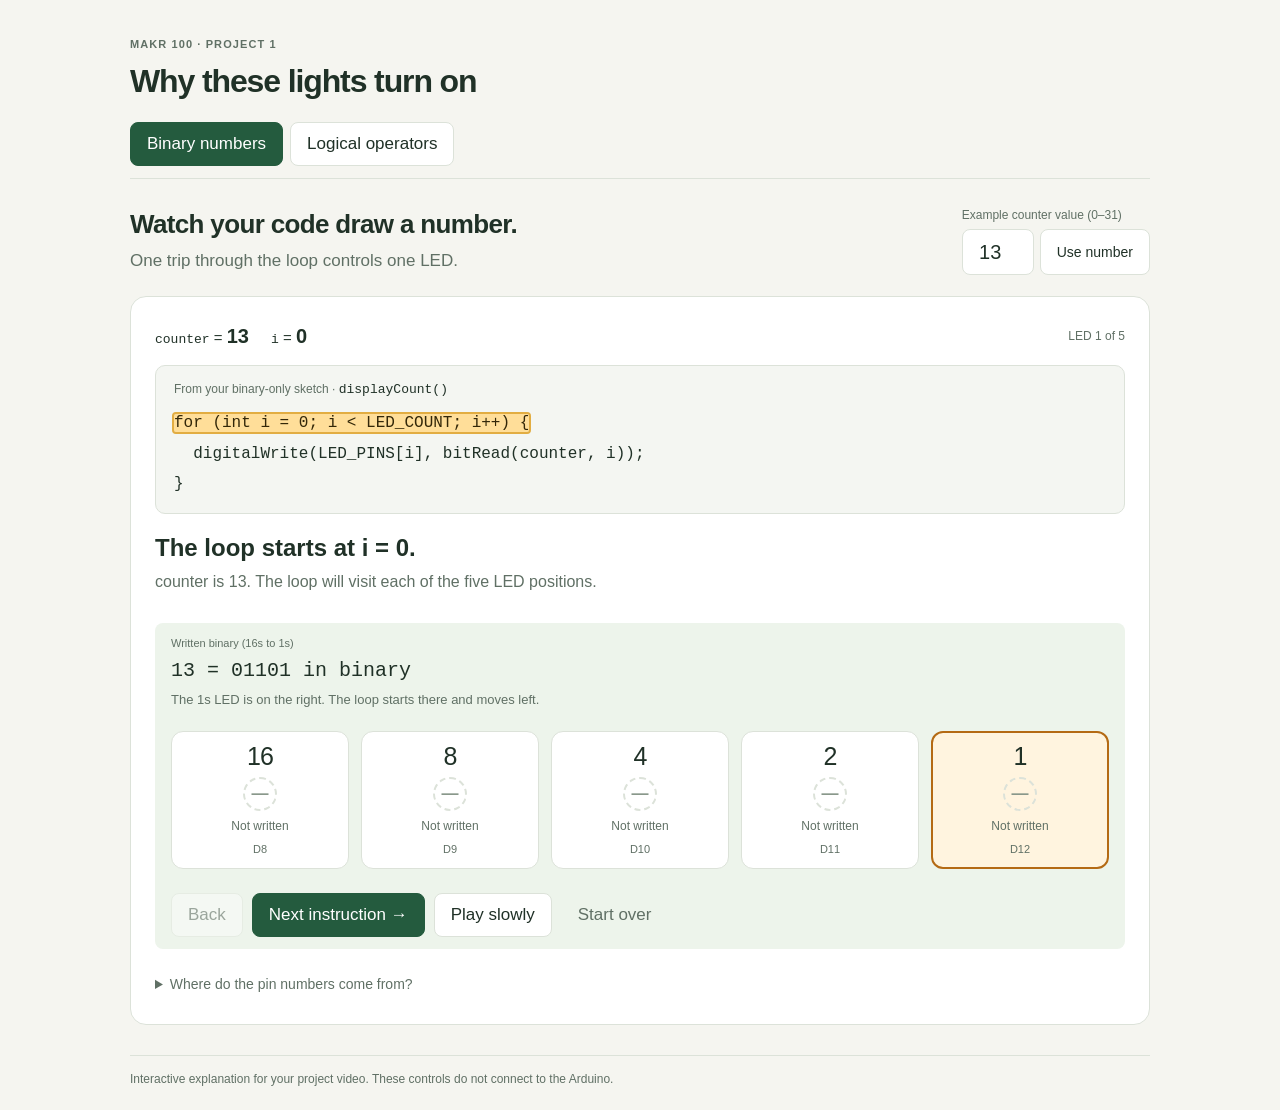
<file: Video/index.html>
<!doctype html>
<html lang="en">
<head>
  <meta charset="utf-8"><meta name="viewport" content="width=device-width, initial-scale=1">
  <title>Project 1 · Why these lights turn on</title>
  <link rel="icon" href="data:,"><link rel="stylesheet" href="concepts.css?v=7">
</head>
<body>
<main>
  <header><span class="eyebrow">MAKR 100 · PROJECT 1</span><h1>Why these lights turn on</h1></header>
  <div class="mode-tabs" role="tablist" aria-label="Choose a demonstration">
    <button type="button" id="binary-tab" role="tab" aria-selected="true" aria-controls="binary-panel">Binary numbers</button>
    <button type="button" id="logic-tab" role="tab" aria-selected="false" aria-controls="logic-panel">Logical operators</button>
  </div>

  <section id="binary-panel" role="tabpanel" aria-labelledby="binary-tab">
    <div class="section-heading">
      <div><h2>Watch your code draw a number.</h2><p class="lead">One trip through the loop controls one LED.</p></div>
      <form id="number-form"><label for="number">Example counter value (0–31)</label><div class="number-entry"><input id="number" type="number" min="0" max="31" step="1" required value="13"><button type="submit">Use number</button></div></form>
    </div>
    <div class="walkthrough code-walkthrough">
      <div class="live-values"><span><code>counter</code> = <strong id="counter-value">13</strong></span><span><code>i</code> = <strong id="index-value">0</strong></span><span id="step-label">Ready</span></div>
      <div class="code-example" aria-label="Actual binary display loop">
        <div class="code-caption">From your binary-only sketch · <code>displayCount()</code></div>
        <pre><code><span id="code-for">for (int i = 0; i &lt; LED_COUNT; i++) {</span>
  <span id="code-write">digitalWrite(<span id="code-pin">LED_PINS[i]</span>, <span id="code-bit">bitRead(counter, i)</span>);</span>
}</code></pre>
      </div>
      <div class="instruction" aria-live="polite" aria-atomic="true"><h3 id="instruction-title">The loop starts at i = 0.</h3><p id="instruction-text">Click Next instruction to follow what the code does.</p></div>
      <div class="resolved"><span id="resolved-label">Stored number</span><strong id="resolved-call">13 = 01101 in binary</strong><div id="bit-code-math" hidden></div>
      <p class="board-caption">The 1s LED is on the right. The loop starts there and moves left.</p>
      <div id="binary-lights" class="binary-lights code-lights" aria-label="LEDs and matching binary positions"></div>
      <div class="controls"><button type="button" id="back" disabled>Back</button><button type="button" id="next" class="primary">Next instruction →</button><button type="button" id="play">Play slowly</button><button type="button" id="restart" class="quiet">Start over</button></div>
      <div id="binary-answer" class="answer" hidden></div>
    </div>
    <details class="code-note"><summary>Where do the pin numbers come from?</summary><p>Your array is <code>LED_PINS[] = {12, 11, 10, 9, 8}</code>. Index 0 selects D12, the 1s LED at the far right. Index 1 selects D11, the 2s LED. The loop continues through 4, 8, and 16.</p><p><code>bitRead(counter, i)</code> reads one digit from the number stored in binary. Bit 0 is the rightmost digit. A returned 1 means HIGH / ON; 0 means LOW / OFF.</p></details>
  </section>

  <section id="logic-panel" role="tabpanel" aria-labelledby="logic-tab" hidden>
    <div class="section-heading"><div><h2>Watch a logical expression control its LED.</h2><p class="lead">Choose a rule, then change A and B. Watch the code and its result.</p></div></div>
    <div class="rule-picker" role="group" aria-label="Choose a logical rule">
      <button type="button" data-rule="and" aria-pressed="true">AND</button><button type="button" data-rule="or" aria-pressed="false">OR</button><button type="button" data-rule="xor" aria-pressed="false">XOR</button><button type="button" data-rule="not" aria-pressed="false">NOT A</button>
    </div>
    <div class="logic-board">
      <h3 id="rule-question">Are BOTH buttons pressed?</h3>
      <p id="rule-description" class="rule-description">AND turns on only when A and B are both pressed.</p>
      <div class="logic-chain">
        <div class="input-buttons">
          <button type="button" id="input-a" class="input-button" aria-pressed="false" aria-label="Press A"><span class="input-name">A</span><span id="input-a-state" class="input-state">RELEASED · 0</span><span id="input-a-action" class="input-action">Press A</span></button>
          <button type="button" id="input-b" class="input-button" aria-pressed="false" aria-label="Press B"><span class="input-name">B</span><span id="input-b-state" class="input-state">RELEASED · 0</span><span id="input-b-action" class="input-action">Press B</span></button>
        </div>
        <div class="signal-arrow" aria-hidden="true">→</div>
        <div class="logic-result"><span id="output-label">AND light</span><div id="output-lamp" class="lamp output-lamp" role="img" aria-label="AND light off"><span id="output-digit">0</span></div><strong id="output-state">OFF</strong></div>
      </div>
      <div class="logic-source"><span class="code-caption">From your combined sketch · runProjectB()</span><pre id="logic-source-code"></pre><p id="logic-substitution"></p></div>
      <div class="logic-answer" aria-live="polite" aria-atomic="true"><h4 id="logic-reason">No. Neither button is pressed.</h4><p id="logic-conclusion">AND stays OFF because it needs both buttons.</p><div id="logic-equation" class="logic-equation">0 AND 0 = 0</div></div>
      <p class="interaction-hint">Click a pressed button again to release it.</p>
    </div>
    <details class="code-note"><summary>Show all six lights on my project</summary><p>A and B show the buttons directly. The other four lights each follow their own rule.</p><div id="all-outputs" class="all-outputs"></div></details>
    <details class="code-note"><summary>How does this match my Arduino code?</summary><p><code>runProjectB()</code> treats a pressed button as true (1) and a released button as false (0). It calculates each logical result, then <code>digitalWrite()</code> turns that result's LED on for true or off for false.</p></details>
  </section>
  <footer>Interactive explanation for your project video. These controls do not connect to the Arduino.</footer>
</main>
<script src="led-model.js?v=5"></script><script src="concepts.js?v=7"></script>
</body></html>
</file>
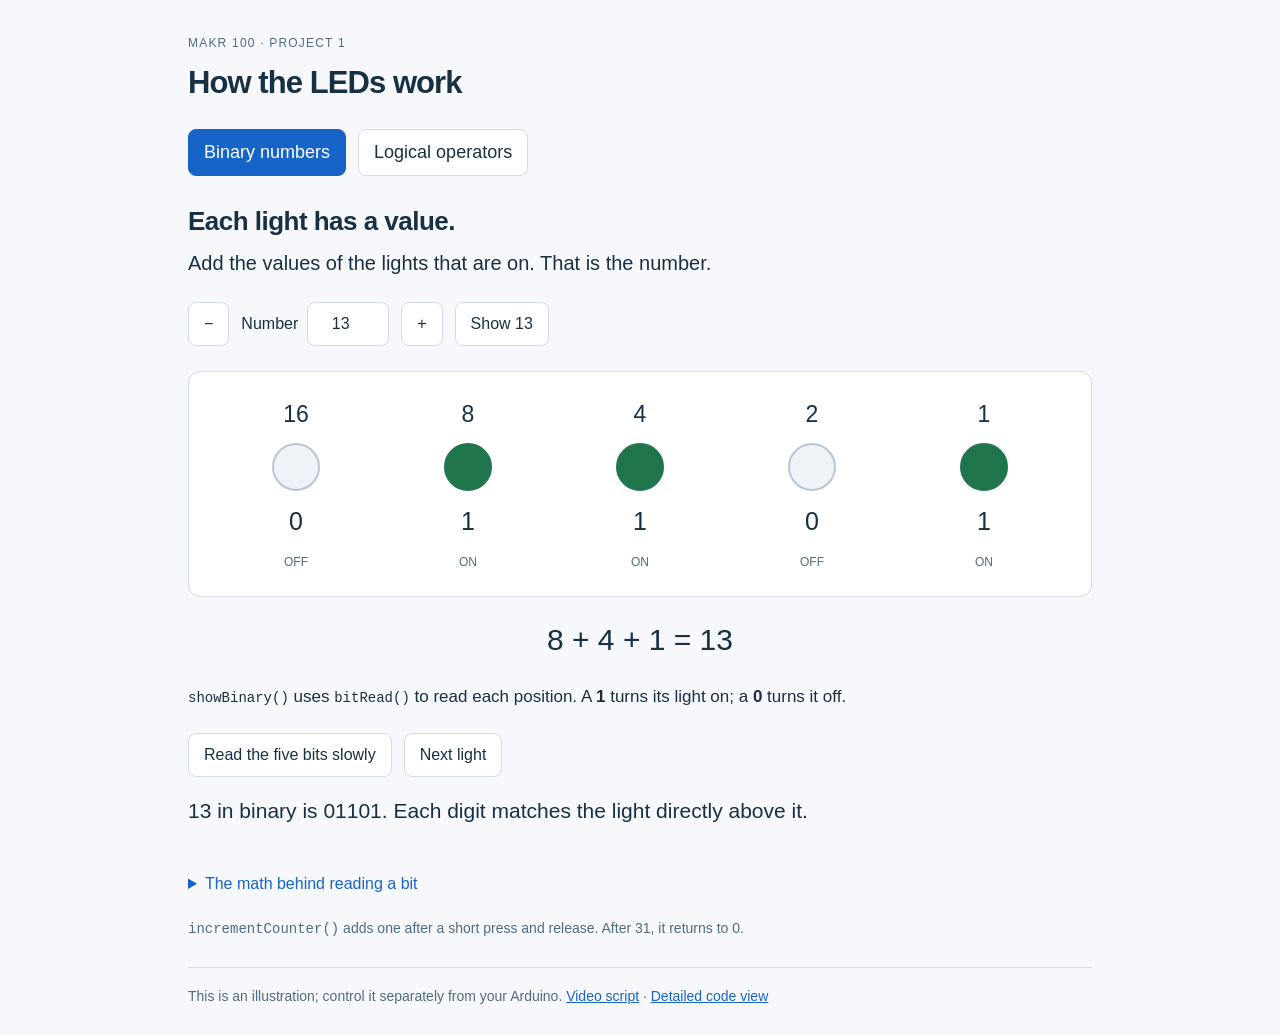
<file: Video/Archive/led-explainer-before-redesign/index.html>
<!doctype html>
<html lang="en">
<head>
<meta charset="utf-8"><meta name="viewport" content="width=device-width, initial-scale=1">
<title>Project 1 · How the LEDs work</title><link rel="icon" href="data:,"><link rel="stylesheet" href="concepts.css">
</head>
<body>
<main>
<header><span class="eyebrow">MAKR 100 · PROJECT 1</span><h1>How the LEDs work</h1></header>
<nav aria-label="Choose an explanation"><button id="binary-tab" aria-pressed="true">Binary numbers</button><button id="logic-tab" aria-pressed="false">Logical operators</button></nav>
<section id="binary-panel">
  <h2>Each light has a value.</h2>
  <p class="lead">Add the values of the lights that are on. That is the number.</p>
  <div class="number-control"><button id="minus" aria-label="Previous number">−</button><label>Number <input id="number" type="number" min="0" max="31" value="13"></label><button id="plus" aria-label="Next number">+</button><button id="example13">Show 13</button></div>
  <div id="binary-lights" class="binary-lights" aria-label="Five binary lights"></div>
  <div id="sum" class="sum" aria-live="polite"></div>
  <p class="function-note"><code>showBinary()</code> uses <code>bitRead()</code> to read each position. A <strong>1</strong> turns its light on; a <strong>0</strong> turns it off.</p>
  <div class="actions"><button id="read-bits">Read the five bits slowly</button><button id="next-bit">Next light</button></div>
  <div id="bit-explanation" class="explanation">13 uses the 8, 4, and 1 lights: 01101 in binary.</div>
  <details id="arithmetic"><summary>The math behind reading a bit</summary><p>For a positive LED value, divide the count by that value and drop the decimal part. An odd result means 1; an even result means 0. This is the arithmetic equivalent of selecting that bit.</p><div id="arithmetic-example"></div></details>
  <p class="small"><code>incrementCounter()</code> adds one after a short press and release. After 31, it returns to 0.</p>
</section>
<section id="logic-panel" hidden>
  <h2>Each light answers a question.</h2>
  <p class="lead">Pressed means true. Released means false. A true result turns its light on.</p>
  <div class="logic-inputs"><button id="input-a" aria-pressed="false">A: released</button><button id="input-b" aria-pressed="false">B: released</button></div>
  <p class="small">Click A or B to show that button pressed or released.</p>
  <div id="input-lights" class="input-lights"></div>
  <div id="rules" class="rules"></div>
  <div class="actions"><button id="read-rules">Explain the four results slowly</button><button id="next-rule">Next result</button></div>
  <div id="logic-explanation" class="explanation" aria-live="polite">Neither button is pressed, so only NOT A is on.</div>
  <p class="function-note"><code>runProjectB()</code> reads A and B, checks these four conditions, and sends each result to its LED with <code>digitalWrite()</code>.</p>
</section>
<footer>This is an illustration; control it separately from your Arduino. <a href="Video_Script.md">Video script</a> · <a href="detailed.html">Detailed code view</a></footer>
</main>
<script src="concepts.js"></script>
</body></html>
</file>
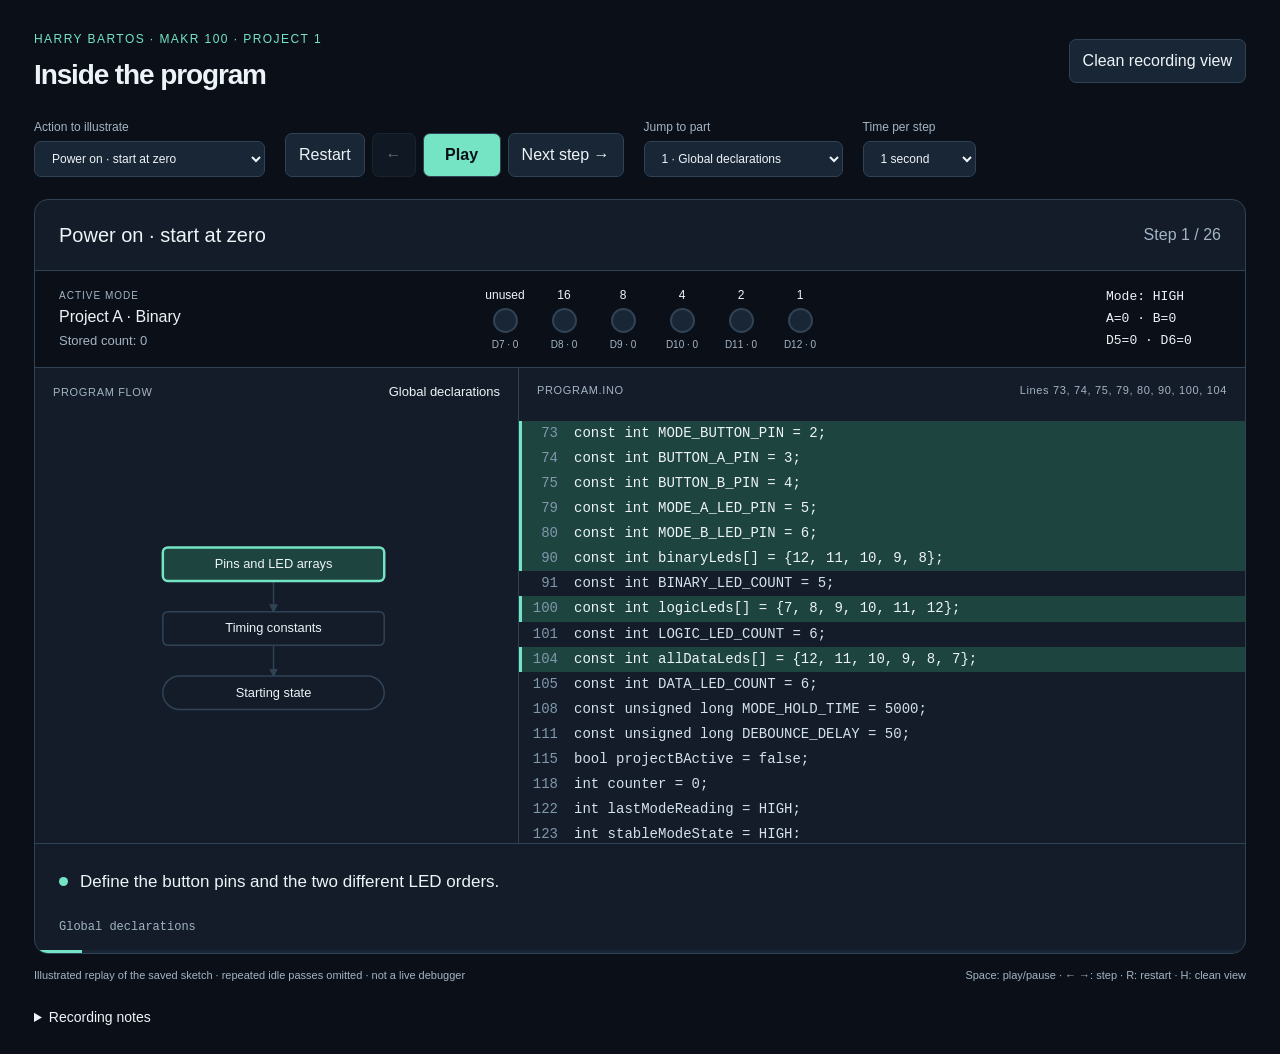
<file: Video/detailed.html>
<!doctype html>
<html lang="en">
<head>
  <meta charset="utf-8">
  <meta name="viewport" content="width=device-width, initial-scale=1">
  <title>Project 1 · Inside the program</title>
  <link rel="icon" href="data:,">
  <link rel="stylesheet" href="style.css">
</head>
<body>
<main>
  <header>
    <div><span class="eyebrow">HARRY BARTOS · MAKR 100 · PROJECT 1</span><h1>Inside the program</h1></div>
    <button id="record">Clean recording view</button>
  </header>
  <div class="controls">
    <label>Action to illustrate<select id="scene"></select></label>
    <div class="transport"><button id="restart" aria-label="Restart current animation">Restart</button><button id="back" aria-label="Previous code step">←</button><button id="play" class="primary">Play</button><button id="next">Next step →</button></div>
    <label>Jump to part<select id="chapter"></select></label>
    <label>Time per step<select id="speed"><option value="300">0.3 seconds</option><option value="600">0.6 seconds</option><option value="1000" selected>1 second</option><option value="1800">1.8 seconds</option></select></label>
  </div>
  <section class="stage" aria-label="Animated code explanation">
    <div class="stage-heading"><h2 id="scene-title"></h2><span id="step-count" class="muted"></span></div>
    <div class="state-strip">
      <div class="mode"><span class="muted">ACTIVE MODE</span><strong id="mode"></strong><span id="counter"></span></div>
      <div class="led-board" id="led-board" aria-label="Illustrated output LEDs"></div>
      <div class="state-extra" id="state-extra"></div>
    </div>
    <div class="panels">
      <section class="flow-panel"><div class="panel-title"><span>PROGRAM FLOW</span><strong id="function-name"></strong></div><svg id="flow" role="img" aria-label="Flowchart with current step highlighted"></svg></section>
      <section class="code-panel"><div class="panel-title"><span>PROGRAM.INO</span><span id="line-ref"></span></div><div id="code" tabindex="0" aria-label="Arduino code with the active lines highlighted"></div></section>
    </div>
    <div class="caption"><span class="step-dot"></span><div id="explanation" aria-live="polite"></div><span id="iteration"></span></div>
    <div class="call-path" id="call-path"></div>
    <div class="timeline" id="timeline" aria-hidden="true"></div>
  </section>
  <footer><span>Illustrated replay of the saved sketch · repeated idle passes omitted · not a live debugger</span><span>Space: play/pause · ← →: step · R: restart · H: clean view</span></footer>
  <details class="help"><summary>Recording notes</summary><p>Record the finished, enclosed build first. Demonstrate both modes before opening the enclosure. Record this animation separately and combine it with your hardware clips in the video editor. Pause or freeze a hardware shot while the code explanation continues.</p><p>Choose an action, press Restart, then Play. Next step lets you match the animation to your narration. Clean recording view hides the controls; keyboard shortcuts still work. Each action starts from the stated example state, so use the same count and buttons in the matching hardware clip. LED positions here follow pins D7–D12; use your physical labels to match the camera orientation.</p><p>These are explanatory snapshots generated from Program/Program.ino. They do not read, upload to, or slow the Arduino. Source line numbers refer to the saved snapshot used to create this companion.</p><p><a href="Video_Script.md">Open the narration and shot list</a></p></details>
</main>
<script src="source.js"></script>
<script src="trace.js"></script>
<script src="app.js"></script>
</body>
</html>
</file>
<file: Video/concepts.css>
:root{color-scheme:light;--page:#f5f5f0;--paper:#fff;--ink:#203127;--muted:#607065;--line:#dce2d9;--accent:#245b3e;--pale:#edf4eb;--on:#66c48d;--focus:#b46a14;--focus-bg:#fff4df;--off:#e9ece7}*{box-sizing:border-box}[hidden]{display:none!important}body{margin:0;background:var(--page);color:var(--ink);font:17px/1.5 -apple-system,BlinkMacSystemFont,"Segoe UI",sans-serif}main{max-width:1080px;margin:auto;padding:30px 30px 22px}header{margin-bottom:23px}.eyebrow,.small-label{font-size:11px;font-weight:600;letter-spacing:.1em;color:var(--muted)}h1{font-size:32px;line-height:1.15;letter-spacing:-.035em;margin:7px 0 0;font-weight:600}h2{font-size:26px;line-height:1.25;letter-spacing:-.025em;margin:0 0 8px;font-weight:600}.lead{font-size:17px;color:var(--muted);margin:0}.mode-tabs{display:flex;gap:7px;border-bottom:1px solid var(--line);padding-bottom:12px}button,input{font:inherit;color:var(--ink)}button{background:var(--paper);border:1px solid var(--line);border-radius:8px;padding:10px 16px;cursor:pointer;line-height:1.2;min-height:44px}button:hover{border-color:var(--accent)}button:disabled{opacity:.4;cursor:default}button:focus-visible,input:focus-visible,summary:focus-visible{outline:3px solid var(--focus);outline-offset:4px}button[aria-selected=true],.rule-picker button[aria-pressed=true],button.primary{background:var(--accent);color:var(--paper);border-color:var(--accent)}.quiet{background:transparent;border-color:transparent;color:var(--muted)}.section-heading{display:flex;gap:22px;justify-content:space-between;align-items:center;margin:27px 0 21px}#number-form{flex-shrink:0}#number-form label{display:block;font-size:12px;color:var(--muted);margin-bottom:5px}.number-entry{display:flex;gap:6px}.number-entry input{width:72px;border:1px solid var(--line);background:var(--paper);border-radius:8px;padding:7px 9px;text-align:center;font-size:20px}.number-entry button{font-size:14px}.walkthrough,.logic-board{border:1px solid var(--line);border-radius:16px;background:var(--paper);padding:24px}.board-caption{margin:0 0 17px;font-size:13px;color:var(--muted)}.binary-lights{display:grid;grid-template-columns:repeat(5,minmax(0,1fr));gap:12px}.bit{border:1px solid var(--line);background:var(--paper);border-radius:12px;padding:15px 8px 12px;display:flex;flex-direction:column;align-items:center;gap:10px;transition:background .25s,border-color .25s}.bit.current{border:2px solid var(--focus);padding:14px 7px 11px;background:var(--focus-bg)}.weight{font-size:38px;line-height:1.1;font-weight:500;letter-spacing:-.04em}.lamp{display:flex;align-items:center;justify-content:center;width:45px;height:45px;border:2px solid #a8b5a8;border-radius:50%;background:var(--off);color:var(--muted);transition:background .3s,border-color .3s,box-shadow .3s;font-weight:600}.lamp.on{background:var(--on);color:#123c25;border-color:var(--accent);box-shadow:0 0 0 5px #66c48d17}.lamp.waiting{background:transparent;border-style:dashed;border-color:var(--line);color:#89988b}.bit-status{font-size:12px;font-weight:500;min-height:18px;color:var(--muted)}.running-total{display:flex;justify-content:space-between;gap:20px;padding:20px 0;border-bottom:1px solid var(--line)}.running-total>div{display:flex;flex-direction:column;gap:5px}.running-total>div:last-child{text-align:right}.running-total strong{font-size:25px;line-height:1.2;letter-spacing:-.025em;font-weight:500}#remaining{color:var(--accent)}.decision{padding:20px 0 10px;min-height:158px}.decision h3{font-size:24px;line-height:1.25;margin:6px 0 8px;letter-spacing:-.02em;font-weight:600}.decision p{font-size:17px;margin:0;color:var(--muted)}.decision-math{font-size:23px;line-height:1.3;margin-top:12px;color:var(--accent);font-weight:500;min-height:30px}.decision-math:empty{min-height:0;margin:0}.controls{display:flex;gap:9px;flex-wrap:wrap;padding-top:10px}.answer{margin-top:20px;border-top:1px solid var(--line);padding-top:17px;font-size:18px;color:var(--accent)}.answer strong{font-size:25px;letter-spacing:.16em;padding-left:8px}.code-note{margin-top:20px;color:var(--muted);font-size:14px;max-width:940px}.code-note summary{cursor:pointer;color:var(--muted);padding:5px 0}.code-note p{margin:10px 0}code{font:13px ui-monospace,Menlo,monospace;color:var(--ink)}footer{color:var(--muted);font-size:12px;margin-top:30px;border-top:1px solid var(--line);padding-top:14px}.rule-picker{display:flex;gap:9px;margin:0 0 18px}.rule-picker button{min-width:86px}.logic-board h3{text-align:center;font-size:27px;line-height:1.25;margin:3px 0 8px;font-weight:600;letter-spacing:-.025em}.rule-description{text-align:center;color:var(--muted);margin:0}.logic-chain{display:grid;grid-template-columns:minmax(0,1.25fr) 60px minmax(0,.8fr);align-items:center;gap:20px;max-width:840px;margin:30px auto}.input-buttons{display:grid;grid-template-columns:1fr 1fr;gap:14px}.input-button{display:flex;flex-direction:column;gap:10px;align-items:center;justify-content:center;min-height:172px;border:2px solid var(--line);background:var(--page);border-radius:14px;transition:background .2s,border-color .2s}.input-button[aria-pressed=true]{background:var(--pale);border-color:var(--accent);box-shadow:inset 0 0 0 2px var(--paper)}.input-name{font-size:42px;line-height:1.1;font-weight:600}.input-state{font-size:11px;letter-spacing:.04em;color:var(--muted)}.input-button[aria-pressed=true] .input-state{color:var(--accent)}.input-action{font-size:14px;color:var(--accent);text-decoration:underline;text-underline-offset:3px}.signal-arrow{font-size:38px;color:var(--muted);text-align:center}.logic-result{display:flex;flex-direction:column;align-items:center;gap:12px}.logic-result>span{font-size:16px;color:var(--muted)}.output-lamp{width:88px;height:88px;font-size:33px}.logic-result strong{font-size:20px;letter-spacing:.08em;font-weight:600}.logic-answer{text-align:center;border-top:1px solid var(--line);padding:22px 6px 0;min-height:135px}.logic-answer h4{font-size:23px;margin:0 0 7px;line-height:1.3;font-weight:600}.logic-answer p{color:var(--muted);margin:0;font-size:17px}.logic-equation{margin-top:12px;font-size:20px;color:var(--accent);font-weight:500}.interaction-hint{font-size:12px;text-align:center;color:var(--muted);margin:21px 0 0}.all-outputs{display:grid;grid-template-columns:repeat(6,1fr);gap:12px;margin:20px 0}.output-mini{display:flex;flex-direction:column;gap:7px;align-items:center;text-align:center;font-size:12px}.output-mini .lamp{width:32px;height:32px;font-size:13px}
@media(max-width:760px){main{padding:22px 18px}h1{font-size:29px}.section-heading{align-items:flex-start;flex-direction:column;gap:15px}#number-form{width:100%;display:flex;gap:12px;align-items:center;justify-content:space-between}#number-form label{max-width:150px;margin:0}.walkthrough,.logic-board{padding:18px}.binary-lights{gap:7px}.weight{font-size:30px}.bit{padding:13px 5px 10px}.bit.current{padding:12px 4px 9px}.bit-status{font-size:10px}.lamp{width:36px;height:36px}.decision h3{font-size:22px}.decision{min-height:152px}.controls{gap:6px}.controls button{padding:10px 12px;font-size:15px}.logic-chain{gap:12px;grid-template-columns:minmax(0,1.3fr) 25px minmax(0,.8fr)}.input-buttons{gap:8px}.input-button{min-height:150px;padding:13px 7px}.input-name{font-size:33px}.input-state{font-size:10px}.signal-arrow{font-size:27px}.output-lamp{width:65px;height:65px;font-size:25px}.logic-board h3{font-size:24px}.rule-picker{gap:7px}.rule-picker button{min-width:0;flex:1;font-size:15px;padding:10px}.input-action{font-size:12px}.logic-answer h4{font-size:21px}.all-outputs{gap:7px}}
@media(max-width:390px){main{padding:18px 12px}.mode-tabs button{font-size:14px;padding:10px 12px}h1{font-size:27px}.binary-lights{gap:4px}.weight{font-size:27px}.bit-status{font-size:9px}.lamp{width:31px;height:31px}.walkthrough,.logic-board{padding:14px}.logic-chain{grid-template-columns:1fr;gap:16px}.input-buttons{max-width:260px;width:100%;margin:auto}.signal-arrow{display:none}.logic-result{flex-direction:row;justify-content:center}.output-lamp{width:52px;height:52px}.logic-result>span{font-size:15px}.input-state{font-size:11px}.decision-math{font-size:21px}}
@media(prefers-reduced-motion:reduce){*,*::before,*::after{transition:none!important;animation:none!important}}
/* The main functions stay visible; each example substitutes real values. */
.live-values{display:flex;align-items:center;gap:22px;flex-wrap:wrap;padding-bottom:14px;font-size:15px}.live-values>span:last-child{margin-left:auto;font-size:12px;color:var(--muted)}.live-values strong{font-size:20px;font-weight:600}.code-example{background:#f4f6f2;border:1px solid var(--line);border-radius:10px;padding:14px 18px}.code-caption{font-size:12px;color:var(--muted)}.code-example pre{margin:10px 0 0;white-space:pre-wrap;overflow-wrap:anywhere;font:16px/1.9 ui-monospace,Menlo,monospace}.code-example pre code{font:inherit}.highlight{background:#ffde99;color:#332708;outline:2px solid #e2ad42;border-radius:2px}.instruction{padding:19px 0 13px;min-height:109px}.instruction h3{font-size:24px;line-height:1.25;margin:0 0 7px}.instruction p{font-size:16px;color:var(--muted);margin:0}.resolved{background:var(--pale);padding:12px 16px;border-radius:8px;display:flex;flex-direction:column;gap:5px;margin-bottom:17px}.resolved>span{font-size:11px;color:var(--muted)}.resolved strong{font:20px/1.4 ui-monospace,Menlo,monospace;overflow-wrap:anywhere}.code-lights .bit{gap:6px;padding:11px 7px}.code-lights .bit.current{padding:10px 6px}.code-lights .weight{font-size:25px}.code-lights .lamp{width:34px;height:34px}.bit-pin{font-size:11px;color:var(--muted)}.code-walkthrough .controls{padding-top:19px}.logic-source{background:#f4f6f2;border:1px solid var(--line);border-radius:8px;padding:13px 17px;margin:10px 0 20px}.logic-source pre{font:14px/1.7 ui-monospace,Menlo,monospace;white-space:pre-wrap;overflow-wrap:anywhere;margin:9px 0}.logic-source p{font-size:14px;color:var(--accent);margin:9px 0 0}.logic-chain{margin:22px auto}.logic-board .input-button{min-height:145px}.logic-board .logic-answer{min-height:100px}.code-walkthrough .answer{font-size:16px}@media(max-width:600px){.code-example{padding:11px 12px}.code-example pre{font-size:13px}.resolved strong{font-size:17px}.instruction h3{font-size:22px}.instruction{min-height:124px}.live-values{gap:16px}.logic-source pre{font-size:12px}.logic-source{padding:12px}.code-lights .bit-status{font-size:10px}.code-walkthrough{padding:16px}}

#bit-code-math{white-space:pre-line;font:14px/1.7 ui-monospace,Menlo,monospace;color:var(--muted);margin-top:8px}
</file>
<file: Video/Archive/led-explainer-before-redesign/concepts.css>
:root{color-scheme:light;--bg:#f6f8fb;--ink:#183044;--muted:#516b80;--line:#d2dde7;--active:#1764c8;--pale:#e9f1fc;--green:#21754c}*{box-sizing:border-box}[hidden]{display:none!important}body{margin:0;background:var(--bg);color:var(--ink);font:18px/1.5 -apple-system,BlinkMacSystemFont,"Segoe UI",sans-serif}main{max-width:960px;padding:28px;margin:auto}.eyebrow{color:var(--muted);font-size:12px;letter-spacing:.1em}h1{font-size:31px;letter-spacing:-.03em;margin:5px 0 22px;font-weight:600}h2{font-size:26px;letter-spacing:-.02em;font-weight:600;margin:26px 0 7px}.lead{margin:0 0 24px;font-size:20px}.small,footer{font-size:14px;color:var(--muted)}nav,.actions,.logic-inputs,.number-control{display:flex;align-items:center;gap:12px;flex-wrap:wrap}button,input{font:inherit;color:var(--ink);background:white;border:1px solid var(--line);border-radius:8px;padding:9px 15px}button{cursor:pointer}button[aria-pressed=true]{background:var(--active);color:white;border-color:var(--active)}button:hover{border-color:var(--active)}button:focus-visible,input:focus-visible,summary:focus-visible{outline:3px solid var(--active);outline-offset:4px}input{width:82px;text-align:center;margin-left:9px}.number-control{font-size:16px}.number-control label{display:flex;align-items:center}.binary-lights{display:flex;justify-content:space-between;gap:14px;margin:25px 0 20px;background:white;border-radius:12px;padding:25px 28px;border:1px solid var(--line)}.bit{display:grid;justify-items:center;gap:12px;flex:1}.weight{font-size:23px;font-weight:500}.lamp{width:48px;height:48px;background:#eff2f6;border:2px solid #b7c6d3;border-radius:50%}.lamp.on{background:var(--green);border-color:var(--green)}.bit.current .lamp,.rule.current .lamp{outline:4px solid var(--active);outline-offset:6px}.digit{font-size:25px;font-weight:500}.bit .status{font-size:12px;color:var(--muted)}.sum{text-align:center;font-size:30px;font-weight:500;margin:10px 0 22px}.function-note{font-size:17px;max-width:820px}code{font:14px ui-monospace,Menlo,monospace}.actions{margin-top:24px;font-size:16px}.explanation{padding:18px 0;font-size:21px;min-height:95px}details{font-size:16px;color:var(--muted);margin:0 0 22px}summary{cursor:pointer;color:var(--active)}#arithmetic-example{font-size:19px;color:var(--ink);padding:12px 0}.input-lights{display:flex;gap:30px;margin:20px 0}.input-light{display:flex;align-items:center;gap:12px;font-size:16px}.input-light .lamp{width:25px;height:25px}.rules{display:grid;grid-template-columns:1fr 1fr;gap:14px}.rule{display:flex;align-items:center;justify-content:space-between;gap:20px;padding:22px;background:white;border:1px solid var(--line);border-radius:10px}.rule h3{margin:0 0 5px;font-size:21px;font-weight:500}.rule p{font-size:16px;margin:0}.result{display:grid;justify-items:center;gap:8px}.result .lamp{width:32px;height:32px}.result span{font-size:12px;color:var(--muted)}footer{border-top:1px solid var(--line);padding-top:18px;margin-top:28px}a{color:var(--active)}@media(max-width:600px){main{padding:20px}h1{font-size:28px}h2{font-size:24px}.lead{font-size:18px}.binary-lights{padding:20px 10px;gap:7px}.lamp{width:33px;height:33px}.weight{font-size:20px}.digit{font-size:21px}.sum{font-size:25px}.rules{grid-template-columns:1fr}.explanation{font-size:19px}.number-control{gap:8px}.number-control input{width:62px}button{padding:9px 12px}}
</file>
<file: Video/style.css>
:root{color-scheme:dark;--bg:#0b1018;--panel:#131c28;--subtle:#192635;--ink:#edf4f8;--muted:#a3b4c5;--line:#304356;--active:#74e4c5;--highlight:#1d443f;--warm:#f7c675}
*{box-sizing:border-box}body{margin:0;background:var(--bg);color:var(--ink);font:16px/1.5 -apple-system,BlinkMacSystemFont,"Segoe UI",sans-serif}main{max-width:1600px;margin:auto;padding:26px 34px}header{display:flex;align-items:center;justify-content:space-between;gap:20px;margin-bottom:22px}.eyebrow{font-size:12px;letter-spacing:.12em;color:var(--active)}h1{font-size:28px;font-weight:600;letter-spacing:-.04em;margin:4px 0 0}h2{font-size:20px;font-weight:500;margin:0}.muted{color:var(--muted)}button,select{font:inherit;color:var(--ink);background:var(--subtle);border:1px solid var(--line);border-radius:7px;padding:9px 13px}button{cursor:pointer}button:hover{border-color:var(--active)}button:disabled{opacity:.4;cursor:default}button:focus-visible,select:focus-visible,summary:focus-visible{outline:3px solid var(--warm);outline-offset:3px}.primary{background:var(--active);color:var(--bg);font-weight:600;min-width:78px}.controls{display:flex;align-items:flex-end;gap:20px;margin-bottom:22px;flex-wrap:wrap}.controls label{display:grid;gap:5px;font-size:12px;color:var(--muted)}select{max-width:100%}.transport{display:flex;gap:7px}.stage{border:1px solid var(--line);background:var(--panel);border-radius:14px;overflow:hidden}.stage-heading{display:flex;justify-content:space-between;align-items:center;gap:12px;padding:20px 24px}.state-strip{display:flex;gap:25px;align-items:center;padding:15px 24px;border-block:1px solid var(--line);background:var(--bg)}.mode{display:grid;gap:2px;min-width:140px}.mode>span:first-child{font-size:10px;letter-spacing:.1em}.mode strong{font-weight:500}.mode>span:last-child{font-size:13px;color:var(--muted)}.led-board{display:flex;gap:16px;flex:1;justify-content:center}.led-unit{display:grid;justify-items:center;gap:4px;min-width:43px}.lamp{width:25px;height:25px;border:2px solid var(--line);background:var(--subtle);border-radius:50%}.lamp.on{background:var(--active);border-color:var(--active);box-shadow:0 0 15px #74e4c529}.led-unit span{font-size:12px}.led-unit small{font-size:10px;color:var(--muted)}.state-extra{font:13px/1.7 ui-monospace,Menlo,monospace;min-width:115px}.panels{display:grid;grid-template-columns:40% 60%;height:475px}.flow-panel,.code-panel{min-width:0;overflow:hidden}.flow-panel{border-right:1px solid var(--line)}.panel-title{display:flex;justify-content:space-between;align-items:center;gap:10px;padding:14px 18px;font-size:11px;color:var(--muted);letter-spacing:.06em}.panel-title strong{color:var(--ink);font-weight:500;letter-spacing:0;font-size:13px}#flow{width:100%;height:425px;display:block}#flow text{font:13px -apple-system,BlinkMacSystemFont,sans-serif;fill:var(--ink)}#flow .node{fill:var(--panel);stroke:var(--line);stroke-width:1.5}#flow .node.active{fill:var(--highlight);stroke:var(--active);stroke-width:2.5}#flow .edge{fill:none;stroke:var(--line);stroke-width:1.5}#flow .edge.loop{stroke:var(--warm)}#flow .small{font-size:11px;fill:var(--muted)}#code{height:425px;overflow:auto;scrollbar-width:thin;font:14px/1.65 ui-monospace,SFMono-Regular,Menlo,monospace;padding:8px 0 30px}.code-line{display:flex;padding:1px 18px 1px 0;min-height:24px;border-left:3px solid transparent}.code-line.active{background:var(--highlight);border-left-color:var(--active)}.code-line .number{width:52px;flex-shrink:0;text-align:right;padding-right:16px;color:#8098ac;user-select:none}.code-line .text{white-space:pre-wrap;overflow-wrap:anywhere;color:#d4e2ed}.code-line .keyword{color:#9ad7ff}.code-line .literal{color:#f7c675}.code-line.active .text{color:var(--ink)}.caption{display:flex;gap:12px;align-items:center;padding:16px 24px;border-top:1px solid var(--line);min-height:75px}.step-dot{width:9px;height:9px;border-radius:50%;background:var(--active);flex-shrink:0}#explanation{flex:1;font-size:17px}#iteration{color:var(--warm);font:13px ui-monospace,Menlo,monospace;white-space:nowrap}.call-path{padding:0 24px 14px;color:var(--muted);font:12px/1.5 ui-monospace,Menlo,monospace;overflow-wrap:anywhere}.timeline{height:3px;background:var(--subtle);position:relative}.timeline::before{content:"";position:absolute;inset:0 auto 0 0;width:var(--progress,0%);background:var(--active)}footer{display:flex;justify-content:space-between;gap:20px;color:var(--muted);font-size:11px;padding-top:13px;flex-wrap:wrap}.help{color:var(--muted);font-size:14px;margin-top:23px;max-width:900px}.help summary{cursor:pointer;color:var(--ink)}a{color:var(--active)}.recording header,.recording .controls,.recording .help{display:none}.recording main{padding:18px}.recording footer>span:last-child{display:none}.recording .panels{height:530px}.recording #flow,.recording #code{height:480px}.recording #code{font-size:16px}.recording .caption{min-height:86px}.recording #explanation{font-size:19px}
@media(min-width:1500px){.panels{height:550px}#flow,#code{height:500px}#code{font-size:16px}.recording .panels{height:600px}.recording #flow,.recording #code{height:550px}}
@media(max-width:850px){main{padding:18px}.panels{grid-template-columns:1fr;height:auto}.flow-panel{border-right:none;border-bottom:1px solid var(--line)}#flow{height:390px}#code{height:360px}.state-strip{gap:12px;flex-wrap:wrap}.led-board{order:3;flex-basis:100%;gap:12px}.state-extra{margin-left:auto}.controls{gap:12px}.controls label:first-child{width:100%}.stage-heading{align-items:flex-start}.recording .panels{height:auto}.recording #flow{height:390px}.recording #code{height:420px}header{align-items:flex-start}header button{font-size:13px}#explanation{font-size:15px}.caption{flex-wrap:wrap}#iteration{margin-left:21px}.led-unit{min-width:30px}.led-unit small{font-size:10px}}
@media(prefers-reduced-motion:reduce){*{scroll-behavior:auto!important}}
</file>
